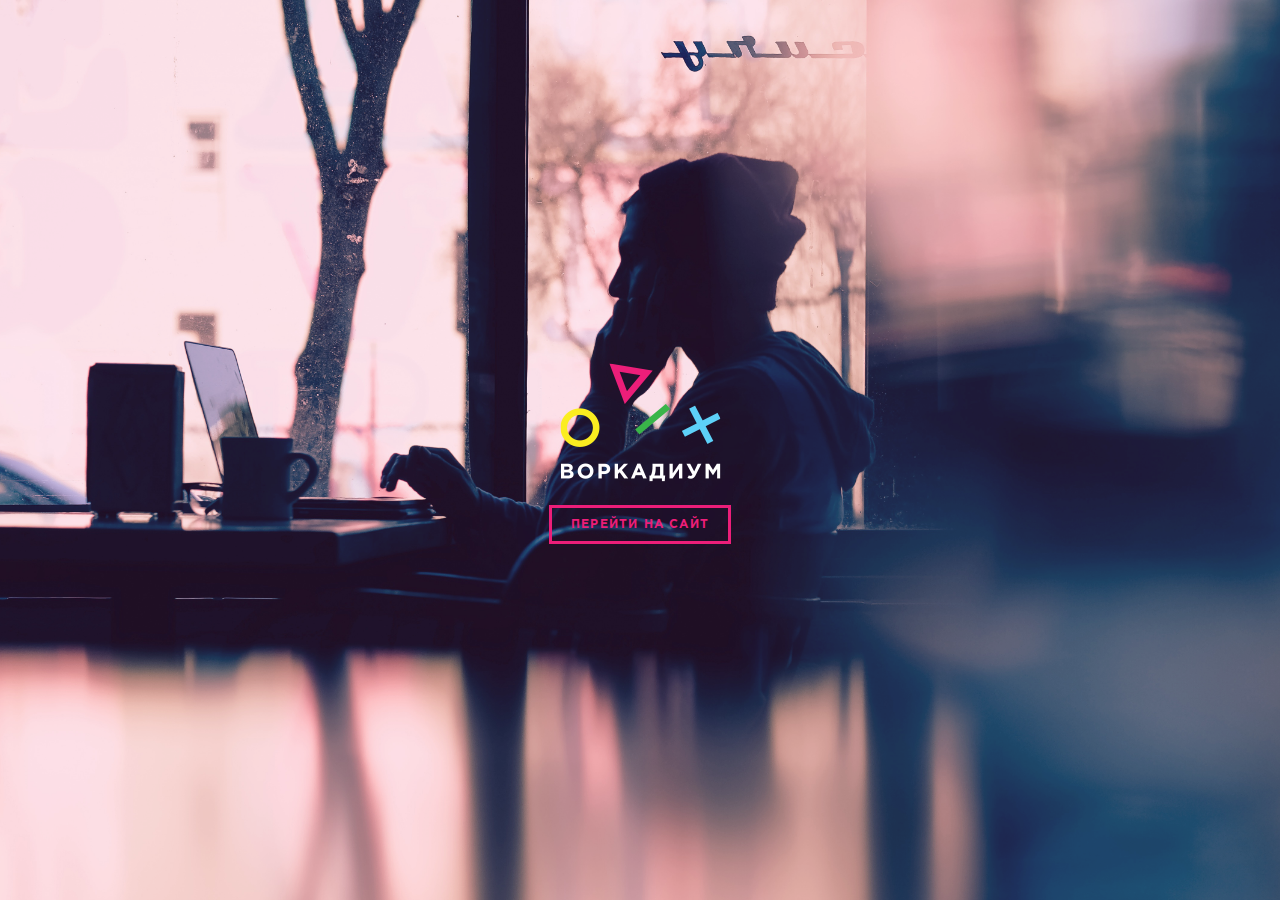
<file: index.html>
<!DOCTYPE html>
<html lang="ru">

<head>
   <meta charset="UTF-8">
   <meta name="viewport" content="width=device-width, initial-scale=1.0">
   <link rel="stylesheet" type="text/css" href="./css/main.css">
   <link rel="icon" type="image/x-icon" href="./image/icon.ico">
   <title>Workadium</title>
</head>

<body>

   <div class="wrapper wrapper--intro">

      <div class="intro">
         <img src="./image/logo-intro.png" alt="логотип воркадиум" class="intro__logo">
         <a href="./main.html" class="intro__button">
            <span class="intro__button-text">перейти на сайт</span>
         </a>
      </div>


   </div>

</body>

</html>
</file>
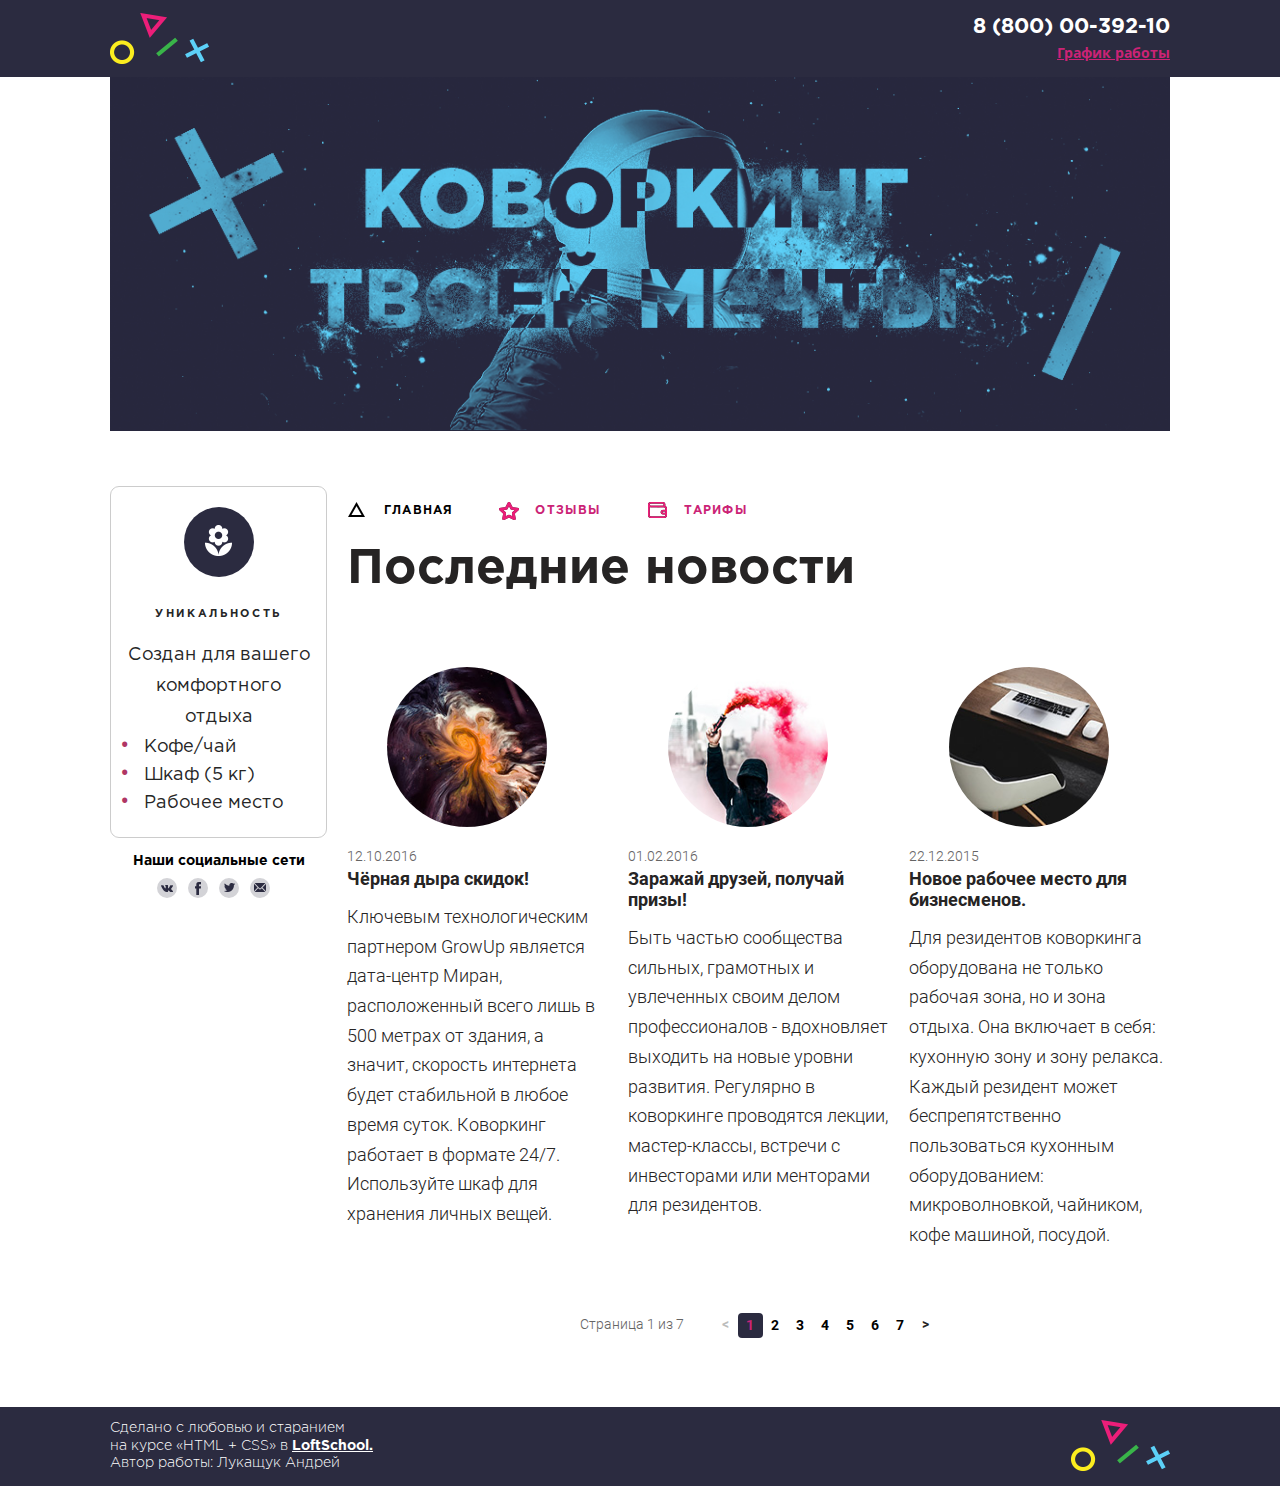
<file: main.html>
<!DOCTYPE html>
<html lang="ru">

<head>
   <meta charset="UTF-8">
   <meta name="viewport" content="width=device-width, initial-scale=1.0">
   <link rel="stylesheet" type="text/css" href="./css/main.css">
   <link rel="icon" type="image/x-icon" href="./image/icon.ico">
   <title>Coworking</title>
</head>

<body>

   <div class="wrapper">
      <div class="wrapper__content">
         <header class="header">
            <div class="container header__container">
               <a class="logo">
                  <img src="image/logo-fig.png" alt="логотип" class="logo__img">
               </a>
               <address class="contacts">
                  <a href="tel:+78000039210" class="contacts__tel">8 (800) 00-392-10</a>
                  <div class="contacts__schedule">График работы
                     <div class="contacts__info">
                        <div class="contacts__time">пн-вс: 09:00-20:00</div>
                        <div class="contacts__break">обед: 14:00-14:30</div>
                     </div>
                  </div>
               </address>
            </div>
         </header>

         <div class="container">
            <div class="baner">
               <img src="image/baner.png" alt="банер коворкинг твоей мечты" class="baner__img">
            </div>
            <div class="content">
               <aside class="sidebar">
                  <div class="features">
                     <div class="features__icon features__icon-flower">
                     </div>
                     <h4 class="features__name">уникальность</h4>
                     <div class="features__desc">
                        <p class="features__text">Создан для вашего комфортного отдыха</p>
                        <ul class="features__desc-list">
                           <li class="features__desc-item">Кофе/чай</li>
                           <li class="features__desc-item">Шкаф (5 кг)</li>
                           <li class="features__desc-item">Рабочее место</li>
                        </ul>
                     </div>
                  </div>
                  <div class="social">
                     <div class="social__text">Наши социальные сети</div>
                     <div class="social__group">
                        <ul class="social__list">
                           <li class="social__item">
                              <a href="https://vk.com" title="вконтакте" class="social__link social__link-vk">
                              </a>
                           </li>
                           <li class="social__item">
                              <a href="https://facebook.com/" title="фейсбук" class="social__link social__link-fb">
                              </a>
                           </li>
                           <li class="social__item">
                              <a href="https://twitter.com/" title="твиттер" class="social__link social__link-twitter">
                              </a>
                           </li>
                           <li class="social__item">
                              <a href="https://mail.ru/" title="электронная почта"
                                 class="social__link social__link-mail">
                              </a>
                           </li>
                        </ul>
                     </div>
                  </div>
               </aside>
               <main class="maincontent">
                  <nav class="nav">
                     <ul class="nav__list">
                        <li class="nav__item nav__item--active">
                           <a class="nav__link nav__icon-main">ГЛАВНАЯ</a>
                        </li>
                        <li class="nav__item">
                           <a href="./reviews.html" class="nav__link nav__icon-feed">ОТЗЫВЫ</a>
                        </li>
                        <li class="nav__item">
                           <a href="./tariff.html" class="nav__link nav__icon-wallet">ТАРИФЫ</a>
                        </li>
                     </ul>
                  </nav>
                  <!-- <section class="features">
                     <h2 class="title title__features">Особенности</h2>
                     <ul class="features__list">
                        <li class="features__item">
                        </li>
                        <li class="features__item">
                           <div class="features__item-block">
                              <div class="features__icon features__icon-star">
                              </div>
                              <h4 class="features__name">премиум-класс</h4>
                              <div class="features__desc">
                                 <p class="features__text">Для любителей хороших впечатлений</p>
                                 <ul class="features__desc-list">
                                    <li class="features__desc-item">Обед+кофе</li>
                                    <li class="features__desc-item">Шкаф (10 кг)</li>
                                    <li class="features__desc-item">Детское кресло</li>
                                 </ul>
                              </div>
                           </div>
                        </li>
                        <li class="features__item">
                           <div class="features__item-block">
                              <div class="features__icon features__icon-palette">
                              </div>
                              <h4 class="features__name">лакшери-стулья</h4>
                              <div class="features__desc">
                                 <p class="features__text">Всё самое лучшее и незабываемое</p>
                                 <ul class="features__desc-list">
                                    <li class="features__desc-item">Джакузи</li>
                                    <li class="features__desc-item">Шкаф (15 кг)</li>
                                    <li class="features__desc-item">Табуретка</li>
                                 </ul>
                              </div>
                           </div>
                        </li>
                     </ul>
                  </section> -->
                  <section class="news">
                     <h2 class="title news__title">Последние новости</h2>
                     <ul class="content-list news__list">
                        <li class="content-list__item news__item">
                           <div class="content-list__block-img">
                              <div class="content-list__img">
                                 <img src="image/black-hole.jpg" alt="черная дыра" class="content-list__pic">
                              </div>
                           </div>
                           <div class="content-list__desc">
                              <time datetime="2016-10-12" class="content-list__date">12.10.2016</time>
                              <h4 class="content-list__name">Чёрная дыра скидок!</h4>
                              <p class="content-list__text">Ключевым технологическим партнером GrowUp является
                                 дата-центр Миран, расположенный всего лишь в 500 метрах от здания, а значит, скорость
                                 интернета
                                 будет стабильной в любое время суток. Коворкинг работает в формате 24/7. Используйте
                                 шкаф для хранения личных вещей. </p>
                           </div>
                        </li>
                        <li class="content-list__item news__item">
                           <div class="content-list__block-img">
                              <div class="content-list__img">
                                 <img src="image/raised-fire.jpg" alt="фальшфейер" class="content-list__pic">
                              </div>
                           </div>
                           <div class="content-list__desc">
                              <time datetime="2016-02-01" class="content-list__date">01.02.2016</time>
                              <h4 class="content-list__name">Заражай друзей, получай призы!</h4>
                              <p class="content-list__text">Быть частью сообщества сильных, грамотных и увлеченных своим
                                 делом профессионалов - вдохновляет выходить на новые уровни развития. Регулярно в
                                 коворкинге проводятся лекции, мастер-классы, встречи с инвесторами или менторами для
                                 резидентов.</p>
                           </div>
                        </li>
                        <li class="content-list__item news__item">
                           <div class="content-list__block-img">
                              <div class="content-list__img">
                                 <img src="image/workplace.jpg" alt="рабочее место" class="content-list__pic">
                              </div>
                           </div>
                           <div class="content-list__desc">
                              <time datetime="2015-12-22" class="content-list__date">22.12.2015</time>
                              <h4 class="content-list__name">Новое рабочее место для бизнесменов.</h4>
                              <p class="content-list__text">Для резидентов коворкинга оборудована не только рабочая
                                 зона,
                                 но и зона отдыха. Она включает в себя: кухонную зону и зону релакса. Каждый резидент
                                 может беспрепятственно пользоваться кухонным оборудованием: микроволновкой,
                                 чайником,
                                 кофе машиной, посудой.</p>
                           </div>
                        </li>
                     </ul>
                  </section>
                  <div class="pagination">
                     <div class="pagination__text">Страница 1 из 7</div>
                     <div class="pagination__buttons">
                        <a href="#" class="pagination__arrow pagination__arrow--gray">&lt;</a>
                        <ul class="pagination__list">
                           <li class="pagination__item pagination__item--active">
                              <div class="pagination__numb"><a href="#" class="pagination__link">1</a></div>
                           </li>
                           <li class="pagination__item">
                              <div class="pagination__numb"><a href="#" class="pagination__link">2</a></div>
                           </li>
                           <li class="pagination__item">
                              <div class="pagination__numb"><a href="#" class="pagination__link">3</a></div>
                           </li>
                           <li class="pagination__item">
                              <div class="pagination__numb"><a href="#" class="pagination__link">4</a></div>
                           </li>
                           <li class="pagination__item">
                              <div class="pagination__numb"><a href="#" class="pagination__link">5</a></div>
                           </li>
                           <li class="pagination__item">
                              <div class="pagination__numb"><a href="#" class="pagination__link">6</a></div>
                           </li>
                           <li class="pagination__item">
                              <div class="pagination__numb"><a href="#" class="pagination__link">7</a></div>
                           </li>
                        </ul>
                        <a href="#" class="pagination__arrow">&gt;</a>
                     </div>
                  </div>
               </main>
            </div>
         </div>
      </div>

      <footer class="footer">
         <div class="container footer__container">
            <span class="signature">Сделано с любовью и старанием<br> на курсе «HTML + CSS» в <a
                  href="https://loftschool.com" class="signature__link">LoftSchool.</a> Автор работы: Лукащук Андрей
            </span>
            <a href="#" class="logo">
               <img src="image/logo-fig.png" alt="логотип" class="logo__img">
            </a>

         </div>
      </footer>
   </div>

</body>

</html>
</file>
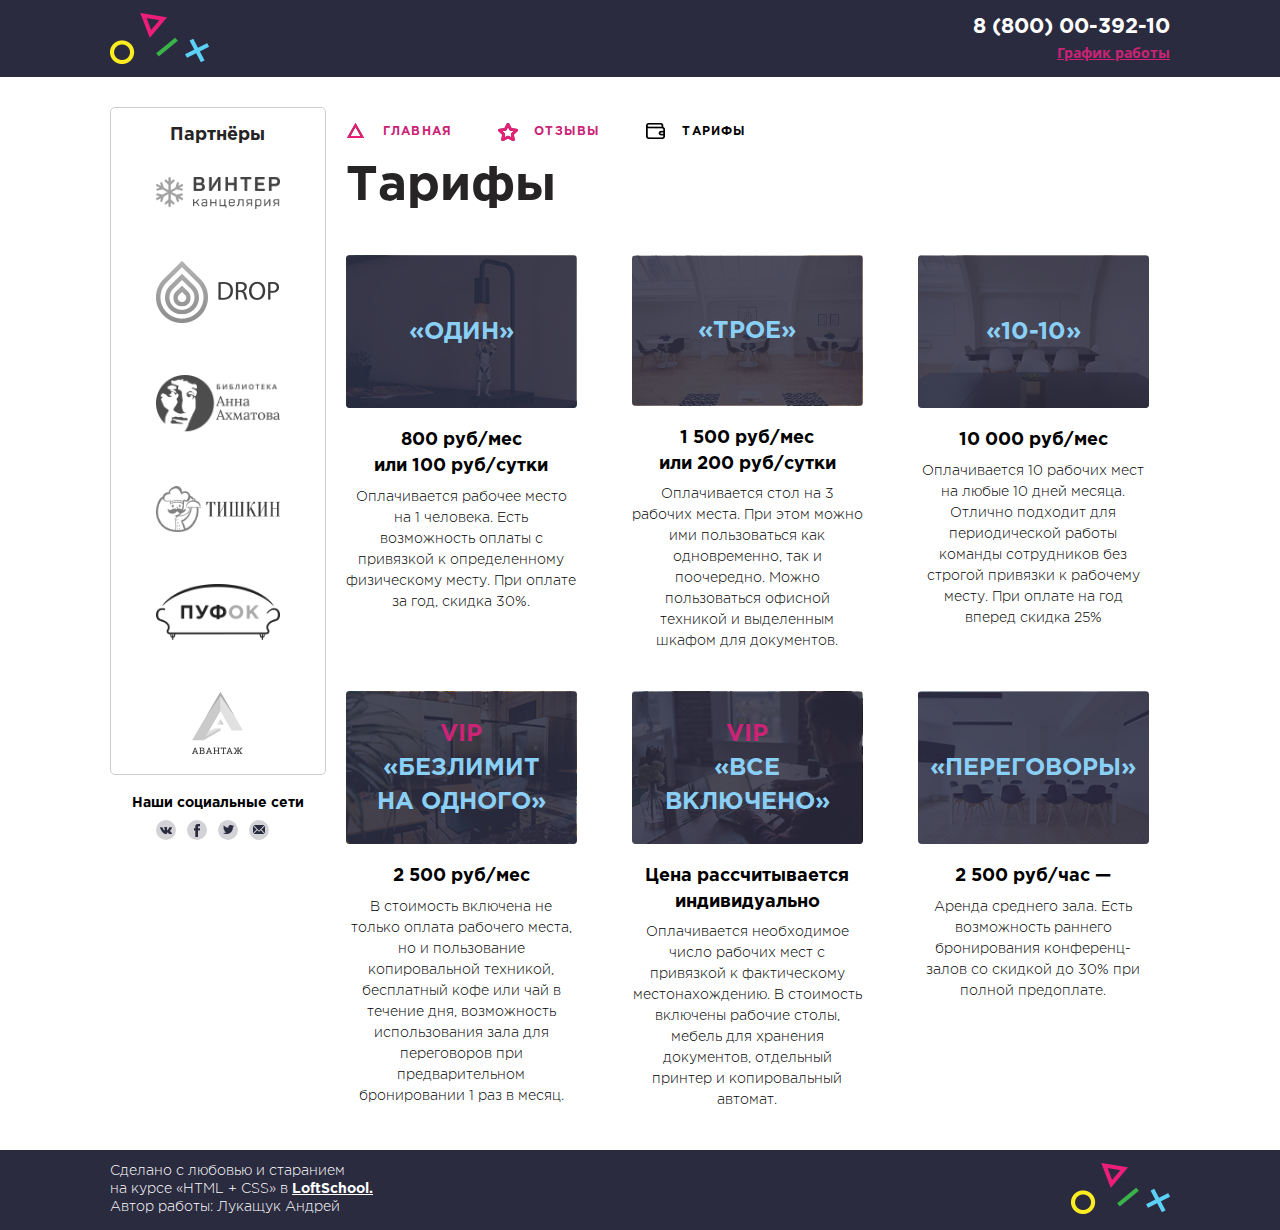
<file: tariff.html>
<!DOCTYPE html>
<html lang="ru">

<head>
   <meta charset="UTF-8">
   <meta name="viewport" content="width=device-width, initial-scale=1.0">
   <link rel="stylesheet" type="text/css" href="./css/main.css">
   <link rel="icon" type="image/x-icon" href="./image/icon.ico">
   <title>Тарифы</title>
</head>

<body>

   <div class="wrapper">
      <div class="wrapper__content">
         <header class="header tariff__header">
            <div class="container header__container">
               <a href="./main.html" class="logo">
                  <img src="image/logo-fig.png" alt="логотип" class="logo__img">
               </a>
               <address class="contacts">
                  <a href="tel:+78000039210" class="contacts__tel">8 (800) 00-392-10</a>
                  <div class="contacts__schedule">График работы
                     <div class="contacts__info">
                        <div class="contacts__time">пн-вс: 09:00-20:00</div>
                        <div class="contacts__break">обед: 14:00-14:30</div>
                     </div>
                  </div>
               </address>
            </div>
         </header>

         <div class="container">
            <div class="content">
               <aside class="sidebar">
                  <div class="partners">
                     <h2 class="title partners__title">Партнёры</h2>
                     <ul class="partners__list">
                        <li class="partners__item">
                           <a href="#" class="partners__link">
                              <img src="./image/logo-winter.png" alt="логотип винтер" title="Винтер"
                                 class="partners__ico">
                           </a>
                        </li>
                        <li class="partners__item">
                           <a href="#" class="partners__link">
                              <img src="./image/logo-drop.png" alt="логотип дроп" title="Drop" class="partners__ico">
                           </a>
                        </li>
                        <li class="partners__item">
                           <a href="#" class="partners__link">
                              <img src="./image/logo-library.png" alt="логотип библиотеки" title="Библиотека"
                                 class="partners__ico">
                           </a>
                        </li>
                        <li class="partners__item">
                           <a href="#" class="partners__link">
                              <img src="./image/logo-bakery.png" alt="логотип пекарни" title="Тишкин"
                                 class="partners__ico">
                           </a>
                        </li>
                        <li class="partners__item">
                           <a href="#" class="partners__link">
                              <img src="./image/logo-furniture.png" alt="логотип мебельного магазина" title="Пуфок"
                                 class="partners__ico">
                           </a>
                        </li>
                        <li class="partners__item">
                           <a href="#" class="partners__link">
                              <img src="./image/logo-avantag.png" alt="логотип авантаж" title="Авантаж"
                                 class="partners__ico">
                           </a>
                        </li>
                     </ul>
                  </div>
                  <div class="social">
                     <div class="social__text">Наши социальные сети</div>
                     <div class="social__group">
                        <ul class="social__list">
                           <li class="social__item">
                              <a href="https://vk.com" title="вконтакте" class="social__link social__link-vk">
                              </a>
                           </li>
                           <li class="social__item">
                              <a href="https://facebook.com/" title="фейсбук" class="social__link social__link-fb">
                              </a>
                           </li>
                           <li class="social__item">
                              <a href="https://twitter.com/" title="твиттер" class="social__link social__link-twitter">
                              </a>
                           </li>
                           <li class="social__item">
                              <a href="https://mail.ru/" title="электронная почта"
                                 class="social__link social__link-mail">
                              </a>
                           </li>
                        </ul>
                     </div>
                  </div>
               </aside>
               <main class="maincontent">
                  <nav class="nav">
                     <ul class="nav__list">
                        <li class="nav__item">
                           <a href="./main.html" class="nav__link nav__icon-main">ГЛАВНАЯ</a>
                        </li>
                        <li class="nav__item">
                           <a href="./reviews.html" class="nav__link nav__icon-feed">ОТЗЫВЫ</a>
                        </li>
                        <li class="nav__item nav__item--active">
                           <a class="nav__link nav__icon-wallet">ТАРИФЫ</a>
                        </li>
                     </ul>
                  </nav>
                  <!-- <div class="breadcrumbs">
                     <ul class="breadcrumbs__list">
                        <li class="breadcrumbs__item">
                           <a href="./main.html" class="breadcrumbs__link">Главная</a>
                        </li>
                        <li class="breadcrumbs__item breadcrumbs__item--active">
                           <a href="#" class="breadcrumbs__link">Тарифы</a>
                        </li>
                     </ul>
                  </div> -->
                  <section class="tariff">
                     <h1 class="title tariff__title">Тарифы</h1>
                     <ul class="tariff__list">
                        <li class="tariff-offer tariff__item">
                           <div class="tariff-offer__img">
                              <h3 class="tariff-offer__name">&laquo;один&raquo;</h3>
                              <img src="./image/one.jpg" alt="лампа" class="tariff-offer__pic">
                           </div>
                           <div class="tariff-offer__desc">
                              <h4 class="tariff-offer__price">800 руб/мес <br> или 100 руб/сутки</h4>
                              <p class="tariff-offer__text">Оплачивается рабочее место на 1 человека. Есть возможность
                                 оплаты
                                 с привязкой к определенному физическому месту. При оплате за год, скидка 30%.
                              </p>
                           </div>
                        </li>
                        <li class="tariff-offer tariff__item">
                           <div class="tariff-offer__img">
                              <h3 class="tariff-offer__name">&laquo;трое&raquo;</h3>
                              <img src="./image/three.jpg" alt="стол с тремя стульями" class="tariff-offer__pic">
                           </div>
                           <div class="tariff-offer__desc">
                              <h4 class="tariff-offer__price">1 500 руб/мес <br> или 200 руб/сутки</h4>
                              <p class="tariff-offer__text">Оплачивается стол на 3 рабочих места. При этом можно ими
                                 пользоваться как одновременно, так и поочередно. Можно пользоваться офисной техникой и
                                 выделенным шкафом для документов.
                              </p>
                           </div>
                        </li>
                        <li class="tariff-offer tariff__item">
                           <div class="tariff-offer__img">
                              <h3 class="tariff-offer__name">&laquo;10-10&raquo;</h3>
                              <img src="./image/ten.jpg" alt="большой стол" class="tariff-offer__pic">
                           </div>
                           <div class="tariff-offer__desc">
                              <h4 class="tariff-offer__price">10 000 руб/мес</h4>
                              <p class="tariff-offer__text">Оплачивается 10 рабочих мест на любые 10 дней месяца.
                                 Отлично
                                 подходит для периодической работы команды сотрудников без строгой привязки к рабочему
                                 месту. При оплате на год вперед скидка 25%
                              </p>
                           </div>
                        </li>
                        <li class="tariff-offer tariff__item">
                           <div class="tariff-offer__img">
                              <h3 class="tariff-offer__name"><span class="tariff-offer__name-vip">vip</span><br>
                                 &laquo;безлимит на&nbsp;одного&raquo;</h3>
                              <img src="./image/unlimited.jpg" alt="одно рабочее место" class="tariff-offer__pic">
                           </div>
                           <div class="tariff-offer__desc">
                              <h4 class="tariff-offer__price">2 500 руб/мес</h4>
                              <p class="tariff-offer__text">В стоимость включена не только оплата рабочего места, но и
                                 пользование копировальной техникой, бесплатный кофе или чай в течение дня, возможность
                                 использования зала для переговоров при предварительном бронировании 1 раз в месяц.
                              </p>
                           </div>
                        </li>
                        <li class="tariff-offer tariff__item">
                           <div class="tariff-offer__img">
                              <h3 class="tariff-offer__name"><span class="tariff-offer__name-vip">vip</span><br>
                                 &laquo;все включено&raquo;</h3>
                              <img src="./image/all-inclusive.jpg" alt="комфортное рабочее место"
                                 class="tariff-offer__pic">
                           </div>
                           <div class="tariff-offer__desc">
                              <h4 class="tariff-offer__price">Цена рассчитывается индивидуально</h4>
                              <p class="tariff-offer__text">Оплачивается необходимое число рабочих мест с привязкой к
                                 фактическому местонахождению. В стоимость включены рабочие столы, мебель для хранения
                                 документов, отдельный принтер и копировальный автомат.
                              </p>
                           </div>
                        </li>
                        <li class="tariff-offer tariff__item">
                           <div class="tariff-offer__img">
                              <h3 class="tariff-offer__name">&laquo;переговоры&raquo;</h3>
                              <img src="./image/parley.jpg" alt="конференц-зал" class="tariff-offer__pic">
                           </div>
                           <div class="tariff-offer__desc">
                              <h4 class="tariff-offer__price">2 500 руб/час —</h4>
                              <p class="tariff-offer__text">Аренда среднего зала. Есть возможность раннего бронирования
                                 конференц-залов со скидкой до 30% при полной предоплате.
                              </p>
                           </div>
                        </li>
                     </ul>
                  </section>

               </main>
            </div>
         </div>
      </div>

      <footer class="footer">
         <div class="container footer__container">
            <span class="signature">Сделано с любовью и старанием<br> на курсе «HTML + CSS» в <a
                  href="https://loftschool.com" class="signature__link">LoftSchool.</a> Автор работы: Лукащук Андрей
            </span>
            <a href="#" class="logo"><img src="image/logo-fig.png" alt="логотип" class="logo__img"></a>

         </div>
      </footer>
   </div>

</body>

</html>
</file>
<file: css/main.css>
@import url('./layout/fonts.css');
@import url('./layout/normalize.css');
@import url('./layout/base.css');

@import url('./blocks/header.css');
@import url('./blocks/logo.css');
@import url('./blocks/contacts.css');
@import url('./blocks/baner.css');
@import url('./blocks/content.css');
@import url('./blocks/sidebar.css');
@import url('./blocks/nav.css');
@import url('./blocks/maincontent.css');
@import url('./blocks/title.css');
@import url('./blocks/features.css');
@import url('./blocks/content-list.css');
@import url('./blocks/news.css');
@import url('./blocks/pagination.css');
@import url('./blocks/footer.css');
@import url('./blocks/signature.css');
@import url('./blocks/social.css');

@import url('./blocks/reviews.css');
@import url('./blocks/breadcrumbs.css');
@import url('./blocks/advertising.css');
@import url('./blocks/form.css');

@import url('./blocks/tariff.css');
@import url('./blocks/partners.css');

@import url('./blocks/intro.css');
</file>
